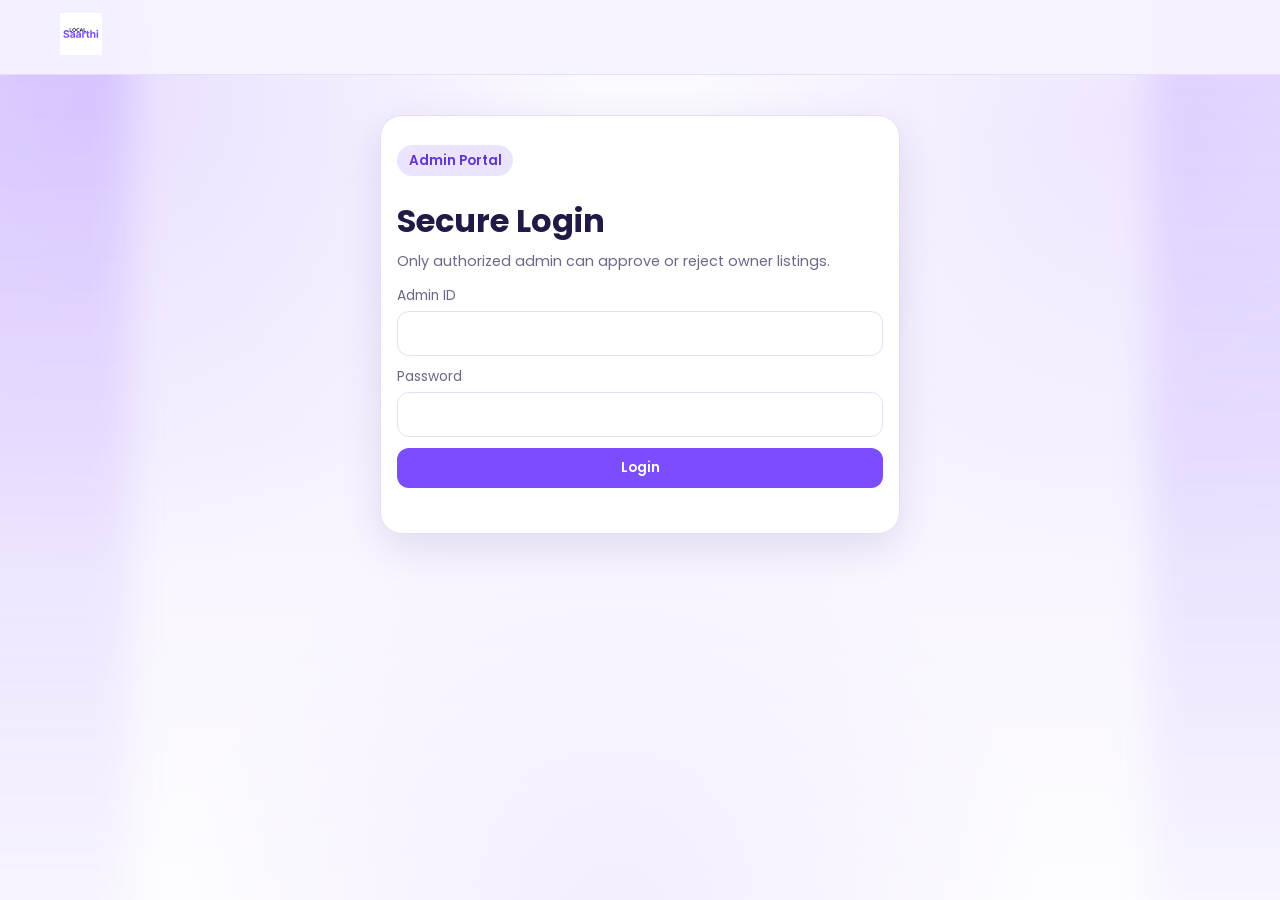
<file: New project/admin-portal/index.html>
<!doctype html>
<html lang="en">
  <head>
    <meta charset="UTF-8" />
    <meta name="viewport" content="width=device-width, initial-scale=1.0" />
    <title>Local Saarthi | Admin Portal</title>
    <meta
      name="description"
      content="Admin portal to approve or reject PG listings before showing them in the Finder."
    />
    <link rel="icon" href="../assets/icon.svg" type="image/svg+xml" />
    <link rel="preconnect" href="https://fonts.googleapis.com" />
    <link rel="preconnect" href="https://fonts.gstatic.com" crossorigin />
    <link
      href="https://fonts.googleapis.com/css2?family=Poppins:wght@400;500;600;700;800&display=swap"
      rel="stylesheet"
    />
    <link rel="stylesheet" href="../admin.css" />
  </head>
  <body>
    <header class="admin-topbar">
      <div class="container admin-nav">
        <a href="../index.html" class="brand-link">
          <img src="../assets/brand-logo.svg" alt="Local Saarthi" class="brand-logo" />
        </a>
        <div id="admin-nav-actions" class="admin-nav-actions hidden" style="display: none">
          <button id="logout-btn" class="btn btn-ghost hidden" type="button">Logout</button>
        </div>
      </div>
    </header>

    <main class="container admin-main">
      <section id="login-view" class="login-wrap">
        <article class="card login-card">
          <p class="kicker">Admin Portal</p>
          <h1>Secure Login</h1>
          <p class="subtext">Only authorized admin can approve or reject owner listings.</p>
          <form id="login-form" class="login-form">
            <label>
              Admin ID
              <input id="admin-id" type="text" autocomplete="username" required />
            </label>
            <label>
              Password
              <input id="admin-password" type="password" autocomplete="current-password" required />
            </label>
            <button type="submit" class="btn">Login</button>
            <p id="login-message" class="login-message"></p>
          </form>
        </article>
      </section>

      <section id="dashboard-view" class="hidden" style="display: none">
        <section class="admin-hero">
          <p class="kicker">Admin Portal</p>
          <h1>Approve PG Listings Before Publishing</h1>
          <p>Only approved listings will appear in PG Finder search results.</p>
        </section>

        <section class="stats-grid">
          <article class="stat-card">
            <p id="total-count" class="stat-value">0</p>
            <p class="stat-label">Total Listings</p>
          </article>
          <article class="stat-card">
            <p id="pending-count" class="stat-value">0</p>
            <p class="stat-label">Pending</p>
          </article>
          <article class="stat-card">
            <p id="approved-count" class="stat-value">0</p>
            <p class="stat-label">Approved</p>
          </article>
          <article class="stat-card">
            <p id="rejected-count" class="stat-value">0</p>
            <p class="stat-label">Rejected</p>
          </article>
        </section>

        <section class="admin-grid">
          <article class="card">
            <h2>Pending Approvals</h2>
            <p class="subtext">Review and take action on new owner submissions.</p>
            <div id="pending-list" class="listing-list"></div>
          </article>

          <article class="card">
            <h2>Recently Approved</h2>
            <p class="subtext">These listings are now visible in PG Finder.</p>
            <div id="approved-list" class="listing-list"></div>
          </article>
        </section>

        <section class="admin-grid single">
          <article class="card">
            <h2>Recently Rejected</h2>
            <p class="subtext">Rejected listings are not shown in PG Finder.</p>
            <div id="rejected-list" class="listing-list"></div>
          </article>
        </section>
      </section>
    </main>

    <script src="../admin.js"></script>
  </body>
</html>
</file>
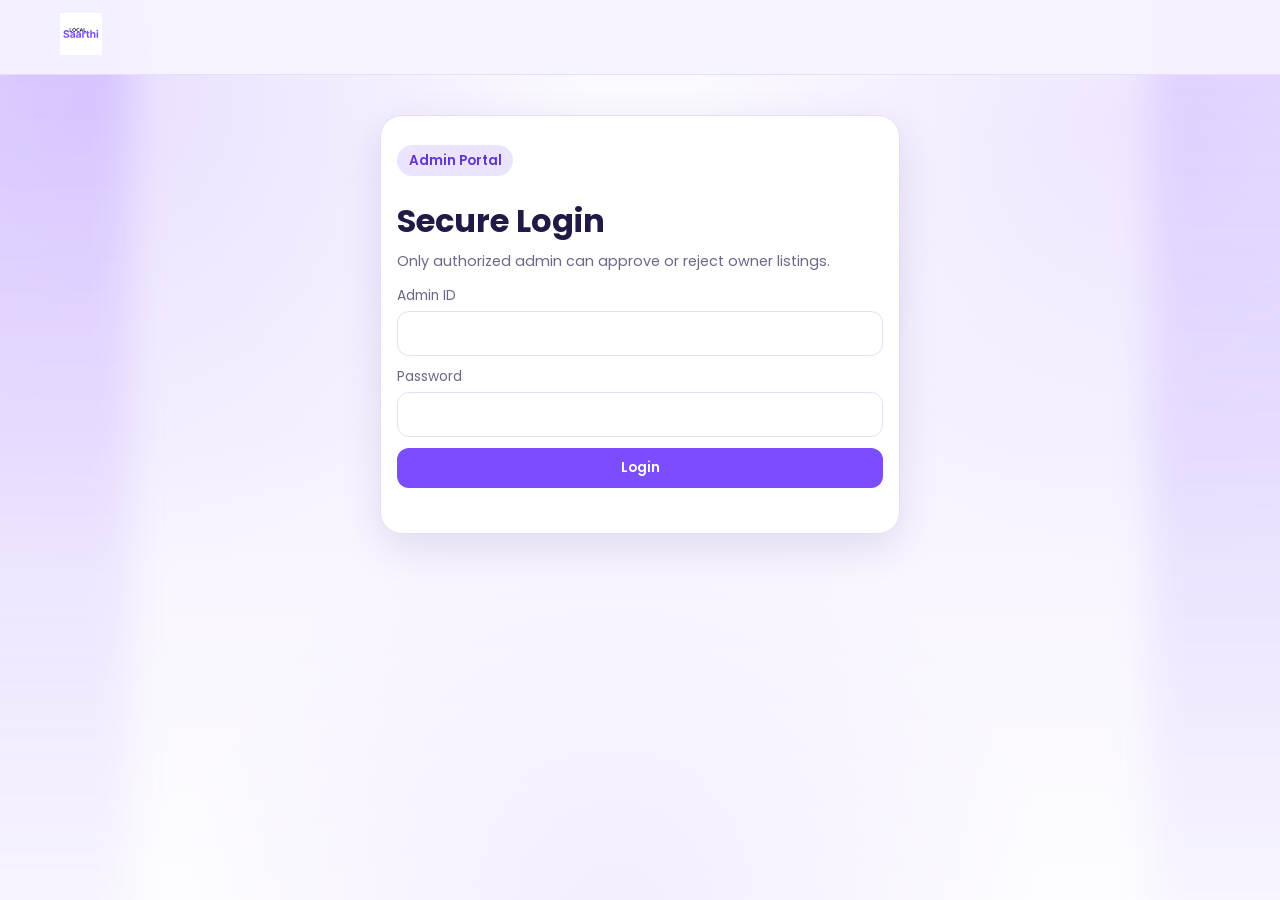
<file: New project/admin-portal.html>
<!doctype html>
<html lang="en">
  <head>
    <meta charset="UTF-8" />
    <meta name="viewport" content="width=device-width, initial-scale=1.0" />
    <title>Local Saarthi | Admin Portal</title>
    <meta
      name="description"
      content="Admin portal to approve or reject PG listings before showing them in the Finder."
    />
    <link rel="icon" href="assets/icon.svg" type="image/svg+xml" />
    <link rel="preconnect" href="https://fonts.googleapis.com" />
    <link rel="preconnect" href="https://fonts.gstatic.com" crossorigin />
    <link
      href="https://fonts.googleapis.com/css2?family=Poppins:wght@400;500;600;700;800&display=swap"
      rel="stylesheet"
    />
    <link rel="stylesheet" href="admin.css" />
  </head>
  <body>
    <header class="admin-topbar">
      <div class="container admin-nav">
        <a href="index.html" class="brand-link">
          <img src="assets/brand-logo.svg" alt="Local Saarthi" class="brand-logo" />
        </a>
        <div id="admin-nav-actions" class="admin-nav-actions hidden" style="display: none">
          <button id="logout-btn" class="btn btn-ghost hidden" type="button">Logout</button>
        </div>
      </div>
    </header>

    <main class="container admin-main">
      <section id="login-view" class="login-wrap">
        <article class="card login-card">
          <p class="kicker">Admin Portal</p>
          <h1>Secure Login</h1>
          <p class="subtext">Only authorized admin can approve or reject owner listings.</p>
          <form id="login-form" class="login-form">
            <label>
              Admin ID
              <input id="admin-id" type="text" autocomplete="username" required />
            </label>
            <label>
              Password
              <input id="admin-password" type="password" autocomplete="current-password" required />
            </label>
            <button type="submit" class="btn">Login</button>
            <p id="login-message" class="login-message"></p>
          </form>
        </article>
      </section>

      <section id="dashboard-view" class="hidden" style="display: none">
        <section class="admin-hero">
          <p class="kicker">Admin Portal</p>
          <h1>Approve PG Listings Before Publishing</h1>
          <p>Only approved listings will appear in PG Finder search results.</p>
        </section>

        <section class="stats-grid">
          <article class="stat-card">
            <p id="total-count" class="stat-value">0</p>
            <p class="stat-label">Total Listings</p>
          </article>
          <article class="stat-card">
            <p id="pending-count" class="stat-value">0</p>
            <p class="stat-label">Pending</p>
          </article>
          <article class="stat-card">
            <p id="approved-count" class="stat-value">0</p>
            <p class="stat-label">Approved</p>
          </article>
          <article class="stat-card">
            <p id="rejected-count" class="stat-value">0</p>
            <p class="stat-label">Rejected</p>
          </article>
        </section>

        <section class="admin-grid">
          <article class="card">
            <h2>Pending Approvals</h2>
            <p class="subtext">Review and take action on new owner submissions.</p>
            <div id="pending-list" class="listing-list"></div>
          </article>

          <article class="card">
            <h2>Recently Approved</h2>
            <p class="subtext">These listings are now visible in PG Finder.</p>
            <div id="approved-list" class="listing-list"></div>
          </article>
        </section>

        <section class="admin-grid single">
          <article class="card">
            <h2>Recently Rejected</h2>
            <p class="subtext">Rejected listings are not shown in PG Finder.</p>
            <div id="rejected-list" class="listing-list"></div>
          </article>
        </section>
      </section>
    </main>

    <script src="admin.js"></script>
  </body>
</html>
</file>
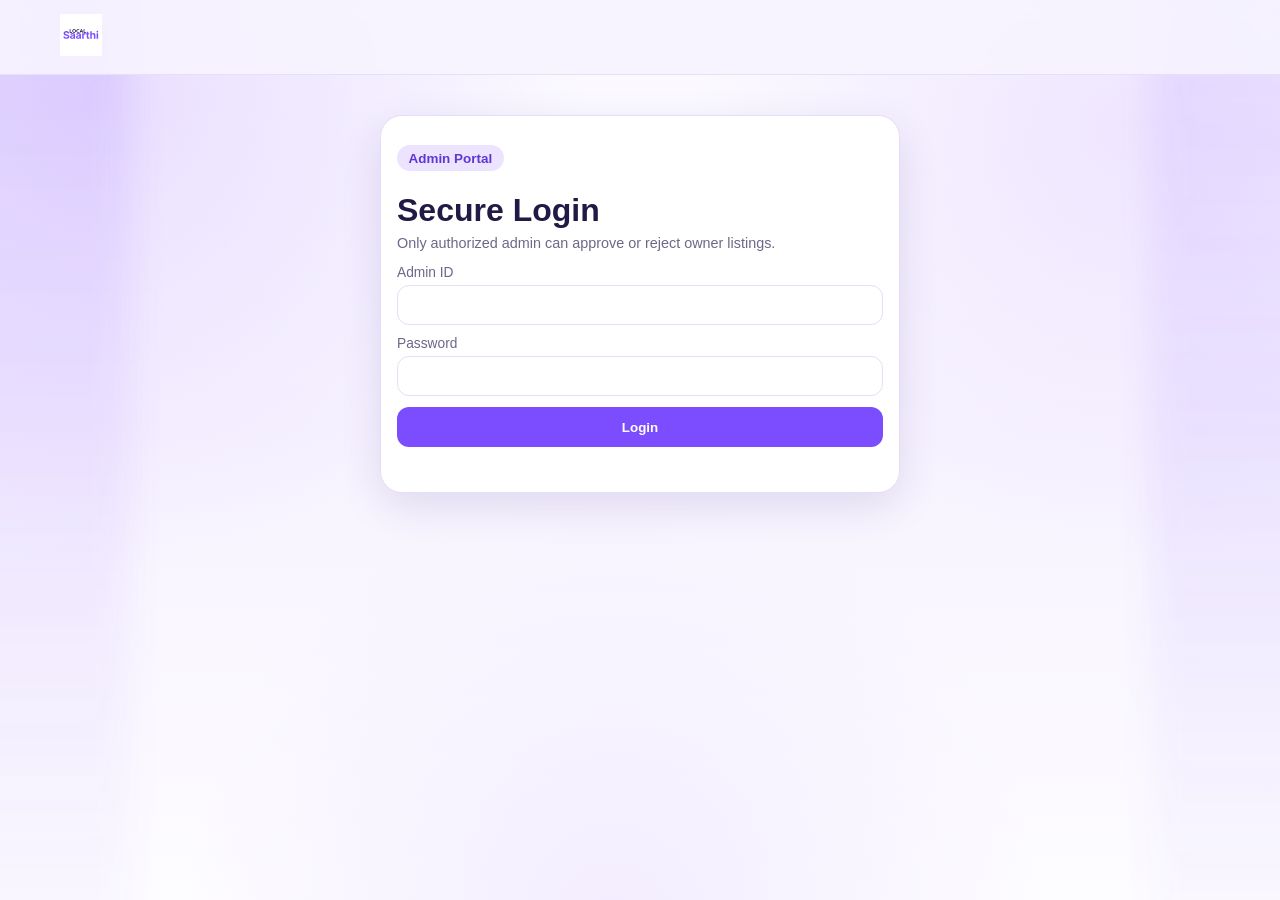
<file: New project/admin.html>
<!doctype html>
<html lang="en">
  <head>
    <meta charset="UTF-8" />
    <meta http-equiv="refresh" content="0; url=admin-portal.html" />
    <title>Redirecting...</title>
  </head>
  <body>
    <p>Redirecting to <a href="admin-portal.html">admin-portal.html</a>...</p>
  </body>
</html>
</file>
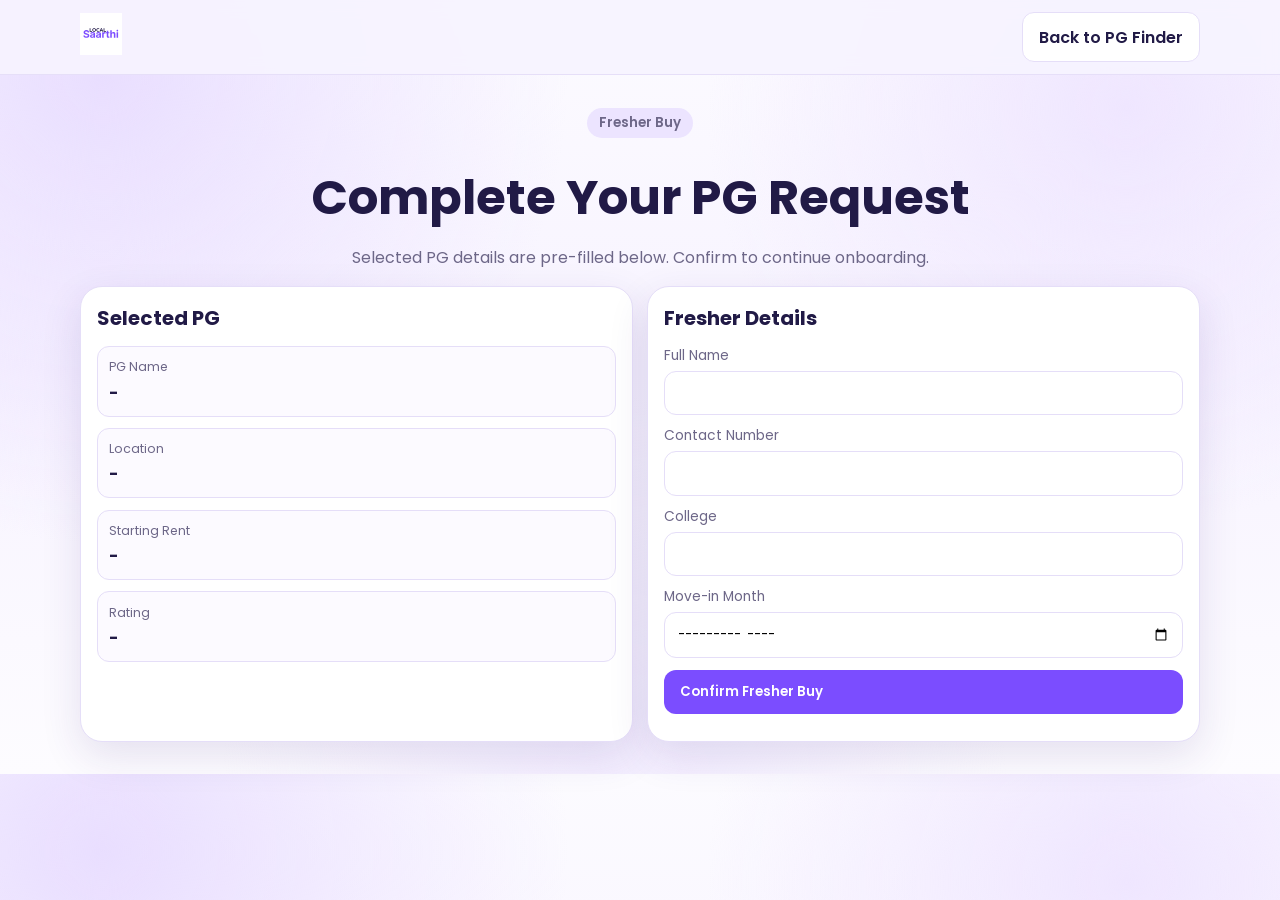
<file: New project/fresher-buy.html>
<!doctype html>
<html lang="en">
  <head>
    <meta charset="UTF-8" />
    <meta name="viewport" content="width=device-width, initial-scale=1.0" />
    <title>Local Saarthi | Fresher Buy</title>
    <meta
      name="description"
      content="Complete your PG booking request via Fresher Buy interface."
    />
    <link rel="icon" href="assets/icon.svg" type="image/svg+xml" />
    <link rel="preconnect" href="https://fonts.googleapis.com" />
    <link rel="preconnect" href="https://fonts.gstatic.com" crossorigin />
    <link
      href="https://fonts.googleapis.com/css2?family=Poppins:wght@400;500;600;700;800&display=swap"
      rel="stylesheet"
    />
    <link rel="stylesheet" href="fresher-buy.css" />
  </head>
  <body>
    <header class="topbar">
      <div class="container nav">
        <a href="index.html" class="brand-link">
          <img src="assets/brand-logo.svg" alt="Local Saarthi" class="brand-logo" />
        </a>
        <a href="index.html#demo" class="btn btn-ghost">Back to PG Finder</a>
      </div>
    </header>

    <main class="container main">
      <section class="hero">
        <p class="kicker">Fresher Buy</p>
        <h1>Complete Your PG Request</h1>
        <p>Selected PG details are pre-filled below. Confirm to continue onboarding.</p>
      </section>

      <section class="grid">
        <article class="card">
          <h2>Selected PG</h2>
          <div class="details">
            <div>
              <span>PG Name</span>
              <strong id="pg-name">-</strong>
            </div>
            <div>
              <span>Location</span>
              <strong id="pg-location">-</strong>
            </div>
            <div>
              <span>Starting Rent</span>
              <strong id="pg-price">-</strong>
            </div>
            <div>
              <span>Rating</span>
              <strong id="pg-rating">-</strong>
            </div>
          </div>
        </article>

        <article class="card">
          <h2>Fresher Details</h2>
          <form id="buy-form" class="form">
            <label>
              Full Name
              <input id="student-name" type="text" required />
            </label>
            <label>
              Contact Number
              <input id="student-phone" type="tel" required />
            </label>
            <label>
              College
              <input id="student-college" type="text" required />
            </label>
            <label>
              Move-in Month
              <input id="student-month" type="month" required />
            </label>
            <button type="submit" class="btn">Confirm Fresher Buy</button>
            <p id="buy-message" class="message"></p>
          </form>
        </article>
      </section>
    </main>

    <script src="fresher-buy.js"></script>
  </body>
</html>
</file>
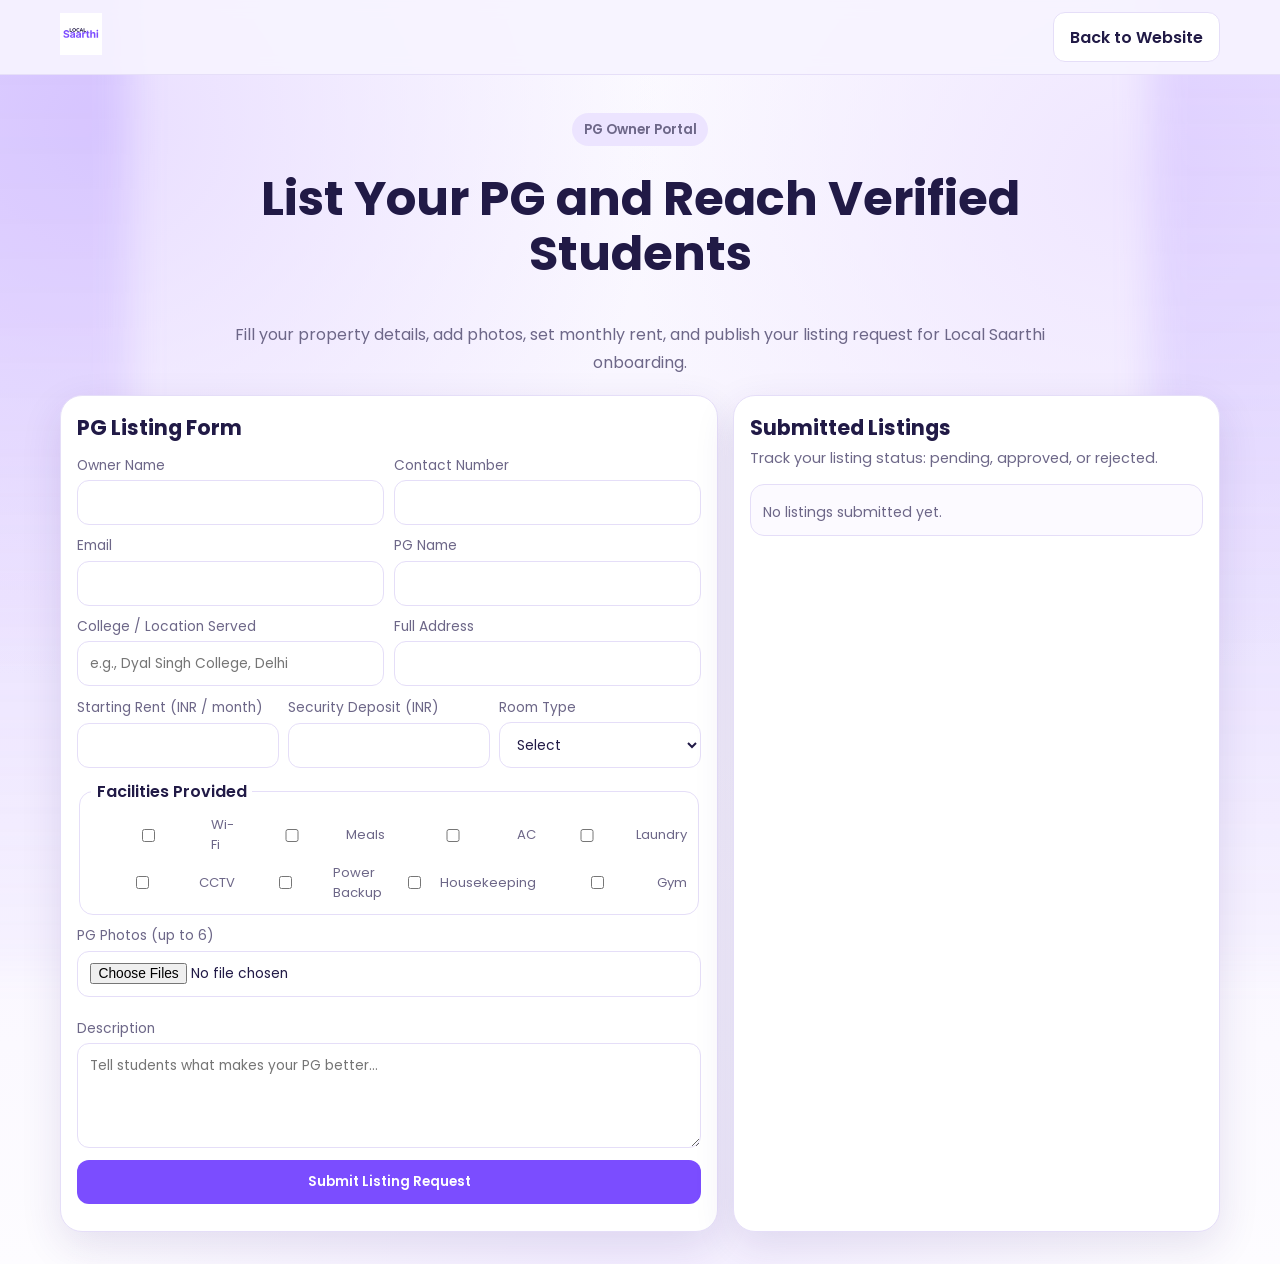
<file: New project/owner.html>
<!doctype html>
<html lang="en">
  <head>
    <meta charset="UTF-8" />
    <meta name="viewport" content="width=device-width, initial-scale=1.0" />
    <title>Local Saarthi | PG Owner Portal</title>
    <meta
      name="description"
      content="PG Owner Portal for Local Saarthi. List your PG with photos, pricing, and facilities to reach verified college students."
    />
    <link rel="icon" href="assets/icon.svg" type="image/svg+xml" />
    <link rel="preconnect" href="https://fonts.googleapis.com" />
    <link rel="preconnect" href="https://fonts.gstatic.com" crossorigin />
    <link
      href="https://fonts.googleapis.com/css2?family=Poppins:wght@400;500;600;700;800&display=swap"
      rel="stylesheet"
    />
    <link rel="stylesheet" href="owner.css" />
  </head>
  <body>
    <header class="owner-topbar">
      <div class="container owner-nav">
        <a href="index.html" class="brand-link">
          <img src="assets/brand-logo.svg" alt="Local Saarthi" class="brand-logo" />
        </a>
        <div class="owner-nav-actions">
          <a href="index.html#contact" class="btn btn-ghost">Back to Website</a>
        </div>
      </div>
    </header>

    <main class="container owner-main">
      <section class="owner-hero">
        <p class="kicker">PG Owner Portal</p>
        <h1>List Your PG and Reach Verified Students</h1>
        <p>
          Fill your property details, add photos, set monthly rent, and publish
          your listing request for Local Saarthi onboarding.
        </p>
      </section>

      <section class="owner-grid">
        <article class="card form-card">
          <h2>PG Listing Form</h2>
          <form id="owner-form" class="owner-form">
            <div class="row two">
              <label>
                Owner Name
                <input id="owner-name" type="text" required />
              </label>
              <label>
                Contact Number
                <input id="owner-phone" type="tel" required />
              </label>
            </div>

            <div class="row two">
              <label>
                Email
                <input id="owner-email" type="email" required />
              </label>
              <label>
                PG Name
                <input id="pg-name" type="text" required />
              </label>
            </div>

            <div class="row two">
              <label>
                College / Location Served
                <input id="pg-location" type="text" placeholder="e.g., Dyal Singh College, Delhi" required />
              </label>
              <label>
                Full Address
                <input id="pg-address" type="text" required />
              </label>
            </div>

            <div class="row three">
              <label>
                Starting Rent (INR / month)
                <input id="pg-rent" type="number" min="1000" required />
              </label>
              <label>
                Security Deposit (INR)
                <input id="pg-deposit" type="number" min="0" required />
              </label>
              <label>
                Room Type
                <select id="pg-room-type" required>
                  <option value="">Select</option>
                  <option>Single Sharing</option>
                  <option>Double Sharing</option>
                  <option>Triple Sharing</option>
                  <option>Mixed</option>
                </select>
              </label>
            </div>

            <fieldset class="facilities">
              <legend>Facilities Provided</legend>
              <label><input type="checkbox" value="Wi-Fi" /> Wi-Fi</label>
              <label><input type="checkbox" value="Meals" /> Meals</label>
              <label><input type="checkbox" value="AC" /> AC</label>
              <label><input type="checkbox" value="Laundry" /> Laundry</label>
              <label><input type="checkbox" value="CCTV" /> CCTV</label>
              <label><input type="checkbox" value="Power Backup" /> Power Backup</label>
              <label><input type="checkbox" value="Housekeeping" /> Housekeeping</label>
              <label><input type="checkbox" value="Gym" /> Gym</label>
            </fieldset>

            <label>
              PG Photos (up to 6)
              <input id="pg-photos" type="file" accept="image/*" multiple />
            </label>
            <div id="photo-preview" class="photo-preview"></div>

            <label>
              Description
              <textarea id="pg-description" rows="4" placeholder="Tell students what makes your PG better..." required></textarea>
            </label>

            <button type="submit" class="btn">Submit Listing Request</button>
            <p id="owner-message" class="message"></p>
          </form>
        </article>

        <article class="card feed-card">
          <h2>Submitted Listings</h2>
          <p class="subtext">Track your listing status: pending, approved, or rejected.</p>
          <div id="owner-listings" class="owner-listings"></div>
        </article>
      </section>
    </main>

    <script src="owner.js"></script>
  </body>
</html>
</file>
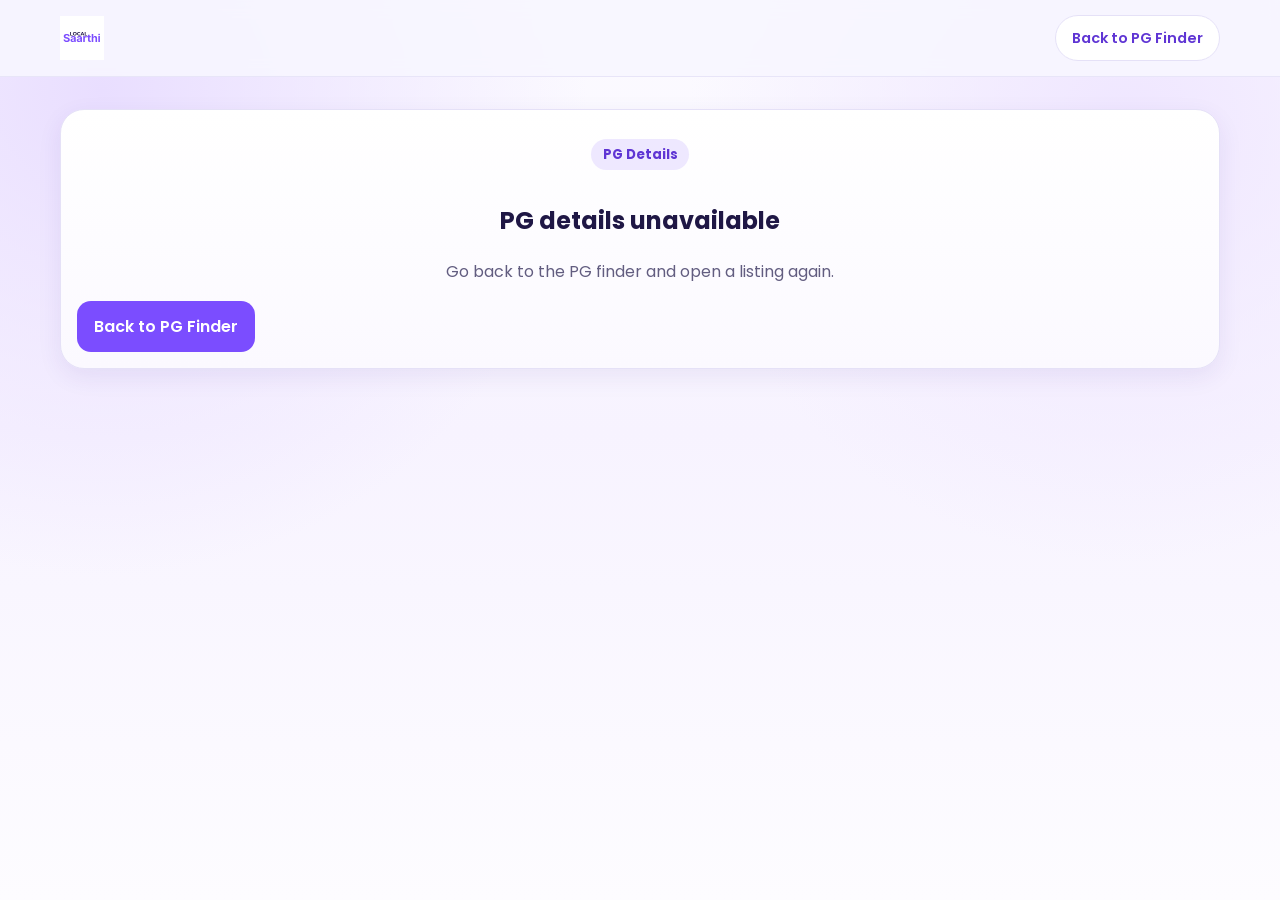
<file: New project/pg.html>
<!doctype html>
<html lang="en">
  <head>
    <meta charset="UTF-8" />
    <meta name="viewport" content="width=device-width, initial-scale=1.0" />
    <title>Local Saarthi | PG Details</title>
    <meta
      name="description"
      content="View PG details, facilities, location, reviews and owner contact on Local Saarthi."
    />
    <link rel="icon" href="assets/icon.svg" type="image/svg+xml" />
    <link rel="preconnect" href="https://fonts.googleapis.com" />
    <link rel="preconnect" href="https://fonts.gstatic.com" crossorigin />
    <link
      href="https://fonts.googleapis.com/css2?family=Poppins:wght@400;500;600;700;800&display=swap"
      rel="stylesheet"
    />
    <link rel="stylesheet" href="pg.css" />
  </head>
  <body>
    <div class="pg-shell">
      <header class="pg-topbar">
        <div class="container pg-topbar-inner">
          <a href="index.html#demo" class="brand-link">
            <img src="assets/brand-logo.svg" alt="Local Saarthi" class="brand-logo" />
          </a>
          <a href="index.html#demo" class="back-link">Back to PG Finder</a>
        </div>
      </header>

      <main class="container pg-main">
        <div id="pg-detail" class="pg-detail" aria-live="polite"></div>
      </main>
    </div>

    <script src="pg.js"></script>
  </body>
</html>
</file>
<file: New project/admin.css>
:root {
  --bg: #f7f4ff;
  --surface: #ffffff;
  --text: #211a46;
  --muted: #6d6788;
  --line: #e5def8;
  --brand: #7b4dff;
  --brand-strong: #5f35d4;
  --shadow: 0 14px 40px rgba(57, 34, 120, 0.12);
}

* {
  box-sizing: border-box;
}

.hidden {
  display: none !important;
}

body {
  margin: 0;
  position: relative;
  font-family: "Poppins", "Helvetica Neue", Helvetica, Arial, sans-serif;
  color: var(--text);
  background:
    radial-gradient(circle at 8% 10%, #e9deff 0, transparent 34%),
    radial-gradient(circle at 88% 14%, #efe6ff 0, transparent 32%),
    radial-gradient(circle at 48% 102%, #f3edff 0, transparent 38%),
    linear-gradient(180deg, #fcfbff 0%, #f7f3ff 48%, #fdfcff 100%),
    var(--bg);
  min-height: 100vh;
  overflow-x: hidden;
}

body::before,
body::after {
  content: "";
  position: fixed;
  top: -8%;
  width: 260px;
  height: 116%;
  z-index: -2;
  pointer-events: none;
  filter: blur(18px);
}

body::before {
  left: -130px;
  background: linear-gradient(
    180deg,
    rgba(123, 77, 255, 0.2),
    rgba(158, 112, 255, 0.14),
    rgba(123, 77, 255, 0.03)
  );
  animation: sideFlowLeft 14s ease-in-out infinite;
}

body::after {
  right: -130px;
  background: linear-gradient(
    180deg,
    rgba(156, 114, 255, 0.2),
    rgba(123, 77, 255, 0.12),
    rgba(156, 114, 255, 0.03)
  );
  animation: sideFlowRight 17s ease-in-out infinite;
}

.container {
  width: min(1160px, 92vw);
  margin: 0 auto;
}

.admin-topbar {
  position: sticky;
  top: 0;
  z-index: 10;
  border-bottom: 1px solid #e6dff8;
  background: rgba(247, 244, 255, 0.92);
  backdrop-filter: blur(8px);
}

.admin-nav {
  min-height: 74px;
  display: flex;
  justify-content: space-between;
  align-items: center;
  gap: 0.9rem;
}

.admin-nav-actions {
  display: flex;
  align-items: center;
  gap: 0.55rem;
}

.brand-logo {
  height: 42px;
}

.admin-main {
  padding: 1.5rem 0 2rem;
}

.login-wrap {
  max-width: 520px;
  margin: 1rem auto 0;
}

.login-card h1 {
  margin: 0.52rem 0 0;
  font-size: clamp(1.5rem, 3vw, 2rem);
}

.login-form {
  margin-top: 0.8rem;
  display: grid;
  gap: 0.7rem;
}

.login-form label {
  display: grid;
  gap: 0.3rem;
  font-size: 0.86rem;
  color: var(--muted);
}

.login-form input {
  width: 100%;
  border: 1px solid var(--line);
  border-radius: 12px;
  padding: 0.72rem 0.78rem;
  font: inherit;
  color: var(--text);
  background: #fff;
}

.login-form input:focus {
  outline: none;
  border-color: var(--brand);
  box-shadow: 0 0 0 3px rgba(123, 77, 255, 0.14);
}

.login-message {
  margin: 0;
  min-height: 1.1rem;
  color: #9f2d2d;
  font-size: 0.84rem;
}

.admin-hero {
  text-align: center;
  max-width: 860px;
  margin: 0 auto;
}

.kicker {
  display: inline-block;
  padding: 0.32rem 0.72rem;
  border-radius: 999px;
  background: #ece4ff;
  color: var(--brand-strong);
  font-size: 0.84rem;
  font-weight: 600;
}

.admin-hero h1 {
  margin-top: 0.7rem;
  font-size: clamp(1.8rem, 4vw, 3rem);
  line-height: 1.15;
}

.admin-hero p {
  margin-top: 0.75rem;
  color: var(--muted);
  line-height: 1.75;
}

.stats-grid {
  margin-top: 1.1rem;
  display: grid;
  grid-template-columns: repeat(4, 1fr);
  gap: 0.8rem;
}

.stat-card {
  background: var(--surface);
  border: 1px solid var(--line);
  border-radius: 16px;
  box-shadow: var(--shadow);
  padding: 0.9rem;
}

.stat-value {
  margin: 0;
  font-size: 1.45rem;
  font-weight: 700;
}

.stat-label {
  margin: 0.3rem 0 0;
  color: var(--muted);
  font-size: 0.88rem;
}

.admin-grid {
  margin-top: 0.85rem;
  display: grid;
  grid-template-columns: 1fr 1fr;
  gap: 0.9rem;
}

.admin-grid.single {
  grid-template-columns: 1fr;
}

.card {
  background: var(--surface);
  border: 1px solid var(--line);
  border-radius: 22px;
  box-shadow: var(--shadow);
  padding: 1rem;
}

.card h2 {
  margin: 0;
  font-size: 1.2rem;
}

.subtext {
  margin-top: 0.35rem;
  color: var(--muted);
  font-size: 0.9rem;
}

.listing-list {
  margin-top: 0.75rem;
  display: grid;
  gap: 0.6rem;
}

.listing-item {
  border: 1px solid var(--line);
  border-radius: 14px;
  background: #fcfaff;
  padding: 0.72rem;
}

.listing-item h3 {
  margin: 0;
  font-size: 1.01rem;
}

.listing-item p {
  margin: 0.28rem 0 0;
  color: var(--muted);
  font-size: 0.86rem;
  line-height: 1.55;
}

.listing-meta {
  margin-top: 0.45rem;
  display: flex;
  flex-wrap: wrap;
  gap: 0.45rem;
  font-size: 0.8rem;
  color: #584d83;
}

.actions {
  margin-top: 0.62rem;
  display: flex;
  gap: 0.45rem;
}

.btn {
  border: 0;
  border-radius: 12px;
  min-height: 40px;
  padding: 0.62rem 0.82rem;
  background: var(--brand);
  color: #fff;
  font-family: inherit;
  font-weight: 600;
  cursor: pointer;
}

.btn:hover {
  background: var(--brand-strong);
}

.btn-reject {
  background: #fff;
  color: #9f2d2d;
  border: 1px solid #f3c8c8;
}

.btn-reject:hover {
  background: #fff4f4;
}

.btn-ghost {
  background: #fff;
  border: 1px solid var(--line);
  color: var(--text);
  text-decoration: none;
  display: inline-flex;
  align-items: center;
}

.status {
  width: fit-content;
  border-radius: 999px;
  padding: 0.18rem 0.62rem;
  font-size: 0.72rem;
  font-weight: 600;
}

.status-approved {
  background: #e7f7ed;
  color: #1f7a3f;
}

.status-rejected {
  background: #fee9e9;
  color: #9f2d2d;
}

.empty {
  border: 1px dashed var(--line);
  border-radius: 12px;
  padding: 0.75rem;
  color: var(--muted);
  font-size: 0.88rem;
}

@keyframes sideFlowLeft {
  0%,
  100% {
    transform: translate3d(0, 0, 0) scaleY(1);
    opacity: 0.72;
  }

  50% {
    transform: translate3d(22px, 0, 0) scaleY(1.05);
    opacity: 0.92;
  }
}

@keyframes sideFlowRight {
  0%,
  100% {
    transform: translate3d(0, 0, 0) scaleY(1);
    opacity: 0.7;
  }

  50% {
    transform: translate3d(-22px, 0, 0) scaleY(1.04);
    opacity: 0.9;
  }
}

@media (max-width: 980px) {
  .stats-grid {
    grid-template-columns: repeat(2, 1fr);
  }

  .admin-grid {
    grid-template-columns: 1fr;
  }
}

@media (max-width: 680px) {
  .admin-nav {
    min-height: auto;
    padding: 0.7rem 0;
    flex-wrap: wrap;
  }

  .admin-nav-actions {
    width: 100%;
    justify-content: flex-end;
  }

  .brand-logo {
    height: 34px;
  }

  .stats-grid {
    grid-template-columns: 1fr;
  }

  .actions {
    flex-direction: column;
  }
}
</file>
<file: New project/fresher-buy.css>
:root {
  --bg: #f7f4ff;
  --surface: #ffffff;
  --text: #211a46;
  --muted: #6d6788;
  --line: #e5def8;
  --brand: #7b4dff;
  --brand-strong: #5f35d4;
  --shadow: 0 14px 40px rgba(57, 34, 120, 0.12);
}

* {
  box-sizing: border-box;
}

body {
  margin: 0;
  font-family: "Poppins", "Helvetica Neue", Helvetica, Arial, sans-serif;
  color: var(--text);
  background:
    radial-gradient(circle at 8% 10%, #e9deff 0, transparent 34%),
    radial-gradient(circle at 88% 14%, #efe6ff 0, transparent 32%),
    radial-gradient(circle at 48% 102%, #f3edff 0, transparent 38%),
    linear-gradient(180deg, #fcfbff 0%, #f7f3ff 48%, #fdfcff 100%),
    var(--bg);
}

.container {
  width: min(1120px, 92vw);
  margin: 0 auto;
}

.topbar {
  border-bottom: 1px solid #e6dff8;
  background: rgba(247, 244, 255, 0.92);
  backdrop-filter: blur(8px);
}

.nav {
  min-height: 74px;
  display: flex;
  justify-content: space-between;
  align-items: center;
}

.brand-logo {
  height: 42px;
}

.main {
  padding: 1.4rem 0 2rem;
}

.hero {
  text-align: center;
  max-width: 760px;
  margin: 0 auto;
}

.kicker {
  display: inline-block;
  padding: 0.33rem 0.72rem;
  border-radius: 999px;
  background: #ece4ff;
  color: var(--brand-strong);
  font-size: 0.84rem;
  font-weight: 600;
}

.hero h1 {
  margin: 0.65rem 0 0;
  font-size: clamp(1.8rem, 4vw, 3rem);
}

.hero p {
  margin-top: 0.65rem;
  color: var(--muted);
}

.grid {
  margin-top: 1.05rem;
  display: grid;
  grid-template-columns: 1fr 1fr;
  gap: 0.9rem;
}

.card {
  background: var(--surface);
  border: 1px solid var(--line);
  border-radius: 22px;
  box-shadow: var(--shadow);
  padding: 1rem;
}

.card h2 {
  margin: 0;
  font-size: 1.25rem;
}

.details {
  margin-top: 0.8rem;
  display: grid;
  gap: 0.7rem;
}

.details div {
  border: 1px solid var(--line);
  border-radius: 12px;
  padding: 0.7rem;
  background: #fcfaff;
  display: grid;
  gap: 0.2rem;
}

.details span {
  font-size: 0.78rem;
  color: var(--muted);
}

.details strong {
  font-size: 1rem;
}

.form {
  margin-top: 0.8rem;
  display: grid;
  gap: 0.7rem;
}

label {
  display: grid;
  gap: 0.3rem;
  font-size: 0.86rem;
  color: var(--muted);
}

input {
  border: 1px solid var(--line);
  border-radius: 12px;
  padding: 0.7rem 0.75rem;
  font: inherit;
}

input:focus {
  outline: none;
  border-color: var(--brand);
  box-shadow: 0 0 0 3px rgba(123, 77, 255, 0.14);
}

.btn {
  border: 0;
  border-radius: 12px;
  min-height: 44px;
  padding: 0.7rem 1rem;
  background: var(--brand);
  color: #fff;
  font-family: inherit;
  font-weight: 600;
  cursor: pointer;
  text-decoration: none;
  display: inline-flex;
  align-items: center;
}

.btn:hover {
  background: var(--brand-strong);
}

.btn-ghost {
  background: #fff;
  border: 1px solid var(--line);
  color: var(--text);
}

.message {
  margin: 0;
  color: var(--brand-strong);
  font-size: 0.86rem;
}

@media (max-width: 900px) {
  .grid {
    grid-template-columns: 1fr;
  }
}
</file>
<file: New project/owner.css>
:root {
  --bg: #f7f4ff;
  --surface: #ffffff;
  --text: #211a46;
  --muted: #6d6788;
  --line: #e5def8;
  --brand: #7b4dff;
  --brand-strong: #5f35d4;
  --shadow: 0 14px 40px rgba(57, 34, 120, 0.12);
}

* {
  box-sizing: border-box;
}

body {
  margin: 0;
  position: relative;
  font-family: "Poppins", "Helvetica Neue", Helvetica, Arial, sans-serif;
  color: var(--text);
  background:
    radial-gradient(circle at 8% 10%, #e9deff 0, transparent 34%),
    radial-gradient(circle at 88% 14%, #efe6ff 0, transparent 32%),
    radial-gradient(circle at 48% 102%, #f3edff 0, transparent 38%),
    linear-gradient(180deg, #fcfbff 0%, #f7f3ff 48%, #fdfcff 100%),
    var(--bg);
  min-height: 100vh;
  overflow-x: hidden;
}

body::before,
body::after {
  content: "";
  position: fixed;
  top: -8%;
  width: 260px;
  height: 116%;
  z-index: -2;
  pointer-events: none;
  filter: blur(18px);
}

body::before {
  left: -130px;
  background: linear-gradient(
    180deg,
    rgba(123, 77, 255, 0.2),
    rgba(158, 112, 255, 0.14),
    rgba(123, 77, 255, 0.03)
  );
  animation: sideFlowLeft 14s ease-in-out infinite;
}

body::after {
  right: -130px;
  background: linear-gradient(
    180deg,
    rgba(156, 114, 255, 0.2),
    rgba(123, 77, 255, 0.12),
    rgba(156, 114, 255, 0.03)
  );
  animation: sideFlowRight 17s ease-in-out infinite;
}

.container {
  width: min(1160px, 92vw);
  margin: 0 auto;
}

.owner-topbar {
  position: sticky;
  top: 0;
  z-index: 10;
  border-bottom: 1px solid #e6dff8;
  background: rgba(247, 244, 255, 0.92);
  backdrop-filter: blur(8px);
}

.owner-nav {
  min-height: 74px;
  display: flex;
  justify-content: space-between;
  align-items: center;
  gap: 0.9rem;
}

.owner-nav-actions {
  display: flex;
  align-items: center;
  gap: 0.55rem;
}

.brand-logo {
  height: 42px;
}

.owner-main {
  padding: 1.6rem 0 2rem;
}

.owner-hero {
  text-align: center;
  max-width: 840px;
  margin: 0 auto;
}

.kicker {
  display: inline-block;
  padding: 0.32rem 0.72rem;
  border-radius: 999px;
  background: #ece4ff;
  color: var(--brand-strong);
  font-size: 0.84rem;
  font-weight: 600;
}

.owner-hero h1 {
  margin-top: 0.7rem;
  font-size: clamp(1.8rem, 4vw, 3rem);
  line-height: 1.15;
}

.owner-hero p {
  margin-top: 0.75rem;
  color: var(--muted);
  line-height: 1.75;
}

.owner-grid {
  margin-top: 1.1rem;
  display: grid;
  grid-template-columns: 1.35fr 1fr;
  gap: 0.9rem;
}

.card {
  background: var(--surface);
  border: 1px solid var(--line);
  border-radius: 22px;
  box-shadow: var(--shadow);
  padding: 1rem;
}

.card h2 {
  margin: 0;
  font-size: 1.3rem;
}

.subtext {
  margin-top: 0.35rem;
  color: var(--muted);
  font-size: 0.9rem;
}

.owner-form {
  margin-top: 0.8rem;
  display: grid;
  gap: 0.7rem;
}

.row {
  display: grid;
  gap: 0.6rem;
}

.row.two {
  grid-template-columns: 1fr 1fr;
}

.row.three {
  grid-template-columns: 1fr 1fr 1fr;
}

label {
  display: grid;
  gap: 0.28rem;
  font-size: 0.86rem;
  color: var(--muted);
}

input,
select,
textarea {
  width: 100%;
  border: 1px solid var(--line);
  border-radius: 12px;
  padding: 0.72rem 0.78rem;
  font: inherit;
  color: var(--text);
  background: #fff;
}

input:focus,
select:focus,
textarea:focus {
  outline: none;
  border-color: var(--brand);
  box-shadow: 0 0 0 3px rgba(123, 77, 255, 0.14);
}

.facilities {
  border: 1px solid var(--line);
  border-radius: 14px;
  padding: 0.7rem;
  display: grid;
  grid-template-columns: repeat(4, 1fr);
  gap: 0.45rem;
}

.facilities legend {
  color: var(--text);
  font-weight: 600;
  padding: 0 0.35rem;
}

.facilities label {
  display: flex;
  align-items: center;
  gap: 0.35rem;
  color: var(--muted);
  font-size: 0.82rem;
}

.photo-preview {
  display: grid;
  gap: 0.5rem;
  grid-template-columns: repeat(auto-fill, minmax(92px, 1fr));
}

.photo-preview img {
  width: 100%;
  height: 86px;
  object-fit: cover;
  border-radius: 10px;
  border: 1px solid var(--line);
}

.btn {
  border: 0;
  border-radius: 12px;
  min-height: 44px;
  padding: 0.7rem 1rem;
  background: var(--brand);
  color: #fff;
  font-family: inherit;
  font-weight: 600;
  cursor: pointer;
}

.btn:hover {
  background: var(--brand-strong);
}

.btn-ghost {
  background: #fff;
  border: 1px solid var(--line);
  color: var(--text);
  text-decoration: none;
  display: inline-flex;
  align-items: center;
}

.message {
  margin: 0;
  font-size: 0.86rem;
  color: var(--brand-strong);
}

.owner-listings {
  margin-top: 0.7rem;
  display: grid;
  gap: 0.6rem;
}

.owner-item {
  border: 1px solid var(--line);
  border-radius: 14px;
  background: #fcfaff;
  padding: 0.75rem;
}

.owner-item h3 {
  margin: 0;
  font-size: 1.02rem;
}

.owner-item p {
  margin: 0.3rem 0 0;
  color: var(--muted);
  font-size: 0.88rem;
  line-height: 1.55;
}

.owner-status {
  width: fit-content;
  margin-top: 0.5rem;
  border-radius: 999px;
  padding: 0.2rem 0.62rem;
  font-size: 0.74rem;
  font-weight: 600;
}

.owner-status-pending {
  background: #fff4da;
  color: #8a5a10;
}

.owner-status-approved {
  background: #e7f7ed;
  color: #1f7a3f;
}

.owner-status-rejected {
  background: #fee9e9;
  color: #9f2d2d;
}

.owner-meta {
  margin-top: 0.4rem;
  display: flex;
  flex-wrap: wrap;
  justify-content: space-between;
  gap: 0.5rem;
  font-size: 0.84rem;
  color: #5a5578;
}

@keyframes sideFlowLeft {
  0%,
  100% {
    transform: translate3d(0, 0, 0) scaleY(1);
    opacity: 0.72;
  }

  50% {
    transform: translate3d(22px, 0, 0) scaleY(1.05);
    opacity: 0.92;
  }
}

@keyframes sideFlowRight {
  0%,
  100% {
    transform: translate3d(0, 0, 0) scaleY(1);
    opacity: 0.7;
  }

  50% {
    transform: translate3d(-22px, 0, 0) scaleY(1.04);
    opacity: 0.9;
  }
}

@media (max-width: 980px) {
  .owner-grid {
    grid-template-columns: 1fr;
  }

  .facilities {
    grid-template-columns: repeat(2, 1fr);
  }
}

@media (max-width: 680px) {
  .row.two,
  .row.three {
    grid-template-columns: 1fr;
  }

  .owner-nav {
    min-height: auto;
    padding: 0.7rem 0;
    flex-wrap: wrap;
  }

  .owner-nav-actions {
    width: 100%;
    justify-content: flex-end;
  }

  .brand-logo {
    height: 34px;
  }
}
</file>
<file: New project/pg.css>
:root {
  --bg: #f8f6ff;
  --surface: #ffffff;
  --surface-soft: #fbf9ff;
  --text: #1f1745;
  --muted: #625d80;
  --line: #e5e1f7;
  --brand: #7b4dff;
  --brand-strong: #5f35d4;
  --tag-bg: #f4edff;
  --tag-text: #6843c8;
  --ok-bg: #f0e9ff;
  --ok-text: #5e36cb;
  --shadow: 0 18px 50px rgba(66, 45, 123, 0.1);
  --shadow-soft: 0 8px 24px rgba(68, 44, 136, 0.08);
}

* {
  box-sizing: border-box;
}

html,
body {
  margin: 0;
  padding: 0;
}

body {
  min-height: 100vh;
  font-family: "Poppins", "Helvetica Neue", Helvetica, Arial, sans-serif;
  color: var(--text);
  background:
    radial-gradient(circle at 8% 10%, #e9deff 0, transparent 34%),
    radial-gradient(circle at 88% 14%, #efe6ff 0, transparent 32%),
    linear-gradient(180deg, #fcfbff 0%, #f7f3ff 48%, #fdfcff 100%);
}

a {
  color: inherit;
  text-decoration: none;
}

.container {
  width: min(1160px, 92vw);
  margin: 0 auto;
}

.pg-topbar {
  position: sticky;
  top: 0;
  z-index: 10;
  border-bottom: 1px solid rgba(229, 225, 247, 0.8);
  background: rgba(248, 246, 255, 0.88);
  backdrop-filter: blur(8px);
}

.pg-topbar-inner {
  min-height: 76px;
  display: flex;
  align-items: center;
  justify-content: space-between;
  gap: 1rem;
}

.brand-logo {
  height: 44px;
  width: auto;
  display: block;
}

.back-link {
  border: 1px solid var(--line);
  border-radius: 999px;
  background: #fff;
  padding: 0.72rem 1rem;
  font-size: 0.9rem;
  font-weight: 600;
  color: var(--brand-strong);
}

.pg-main {
  padding: 2rem 0 2.8rem;
}

.pg-detail {
  display: grid;
  gap: 1.15rem;
}

.detail-card,
.metric-card,
.review-card,
.info-card {
  background: linear-gradient(180deg, #fff 0%, var(--surface-soft) 100%);
  border: 1px solid var(--line);
  border-radius: 24px;
  box-shadow: var(--shadow-soft);
}

.detail-hero {
  display: grid;
  grid-template-columns: 1.15fr 0.95fr;
  gap: 1.1rem;
  padding: 1.1rem;
}

.media-panel {
  display: grid;
  gap: 0.7rem;
}

.hero-image {
  width: 100%;
  height: 410px;
  object-fit: cover;
  border-radius: 20px;
  display: block;
}

.thumb-grid {
  display: grid;
  grid-template-columns: repeat(3, 1fr);
  gap: 0.7rem;
}

.thumb-grid img {
  width: 100%;
  height: 128px;
  object-fit: cover;
  border-radius: 16px;
  display: block;
}

.hero-copy {
  display: grid;
  align-content: start;
  gap: 0.85rem;
}

.eyebrow {
  display: inline-flex;
  width: fit-content;
  border-radius: 999px;
  padding: 0.34rem 0.72rem;
  background: #eee8ff;
  color: var(--brand-strong);
  font-size: 0.82rem;
  font-weight: 700;
}

.hero-copy h1 {
  margin: 0;
  font-size: clamp(2rem, 4vw, 3.25rem);
  line-height: 1.06;
  letter-spacing: -0.03em;
}

.subcopy {
  color: var(--muted);
  line-height: 1.7;
  font-size: 1rem;
}

.top-meta {
  display: flex;
  flex-wrap: wrap;
  gap: 0.6rem;
}

.meta-pill {
  border-radius: 999px;
  background: var(--ok-bg);
  color: var(--ok-text);
  padding: 0.38rem 0.72rem;
  font-size: 0.84rem;
  font-weight: 600;
}

.info-grid {
  display: grid;
  grid-template-columns: repeat(2, 1fr);
  gap: 0.7rem;
}

.info-card {
  padding: 0.95rem 1rem;
}

.info-label {
  font-size: 0.8rem;
  color: var(--muted);
  text-transform: uppercase;
  letter-spacing: 0.06em;
}

.info-value {
  margin-top: 0.3rem;
  font-size: 1.05rem;
  font-weight: 600;
}

.action-row {
  display: flex;
  flex-wrap: wrap;
  gap: 0.7rem;
}

.btn {
  display: inline-flex;
  align-items: center;
  justify-content: center;
  min-height: 48px;
  border-radius: 14px;
  padding: 0.82rem 1.05rem;
  border: 0;
  font: inherit;
  font-weight: 600;
  cursor: pointer;
}

.btn-primary {
  background: var(--brand);
  color: #fff;
}

.btn-secondary {
  background: #fff;
  color: var(--text);
  border: 1px solid var(--line);
}

.section-grid {
  display: grid;
  grid-template-columns: 1.05fr 0.95fr;
  gap: 1rem;
}

.section-box {
  padding: 1.15rem;
}

.section-box h2 {
  margin: 0 0 0.8rem;
  font-size: 1.3rem;
}

.location-copy {
  color: var(--muted);
  line-height: 1.7;
}

.facility-tags {
  display: flex;
  flex-wrap: wrap;
  gap: 0.5rem;
}

.facility-tags span {
  border-radius: 999px;
  background: var(--tag-bg);
  color: var(--tag-text);
  padding: 0.42rem 0.74rem;
  font-size: 0.84rem;
  font-weight: 600;
}

.meter-list {
  display: grid;
  gap: 0.8rem;
}

.meter-row {
  display: grid;
  gap: 0.35rem;
}

.meter-top {
  display: flex;
  justify-content: space-between;
  gap: 0.6rem;
  align-items: center;
  font-size: 0.92rem;
}

.meter-track {
  width: 100%;
  height: 12px;
  overflow: hidden;
  border-radius: 999px;
  background: #ece6ff;
}

.meter-fill {
  height: 100%;
  border-radius: inherit;
  background: linear-gradient(90deg, #7b4dff 0%, #a580ff 100%);
  width: 0;
  transition: width 0.7s ease;
}

.review-summary {
  color: var(--muted);
  line-height: 1.7;
  margin-top: 0.9rem;
}

.page-empty {
  padding: 1rem;
  text-align: center;
}

@media (max-width: 900px) {
  .detail-hero,
  .section-grid {
    grid-template-columns: 1fr;
  }

  .hero-image {
    height: 300px;
  }
}

@media (max-width: 640px) {
  .pg-main {
    padding-top: 1.2rem;
  }

  .pg-topbar-inner {
    min-height: 68px;
  }

  .brand-logo {
    height: 38px;
  }

  .thumb-grid {
    grid-template-columns: 1fr;
  }

  .thumb-grid img {
    height: 180px;
  }

  .info-grid {
    grid-template-columns: 1fr;
  }

  .back-link,
  .btn {
    width: 100%;
  }

  .action-row {
    flex-direction: column;
  }
}
</file>
